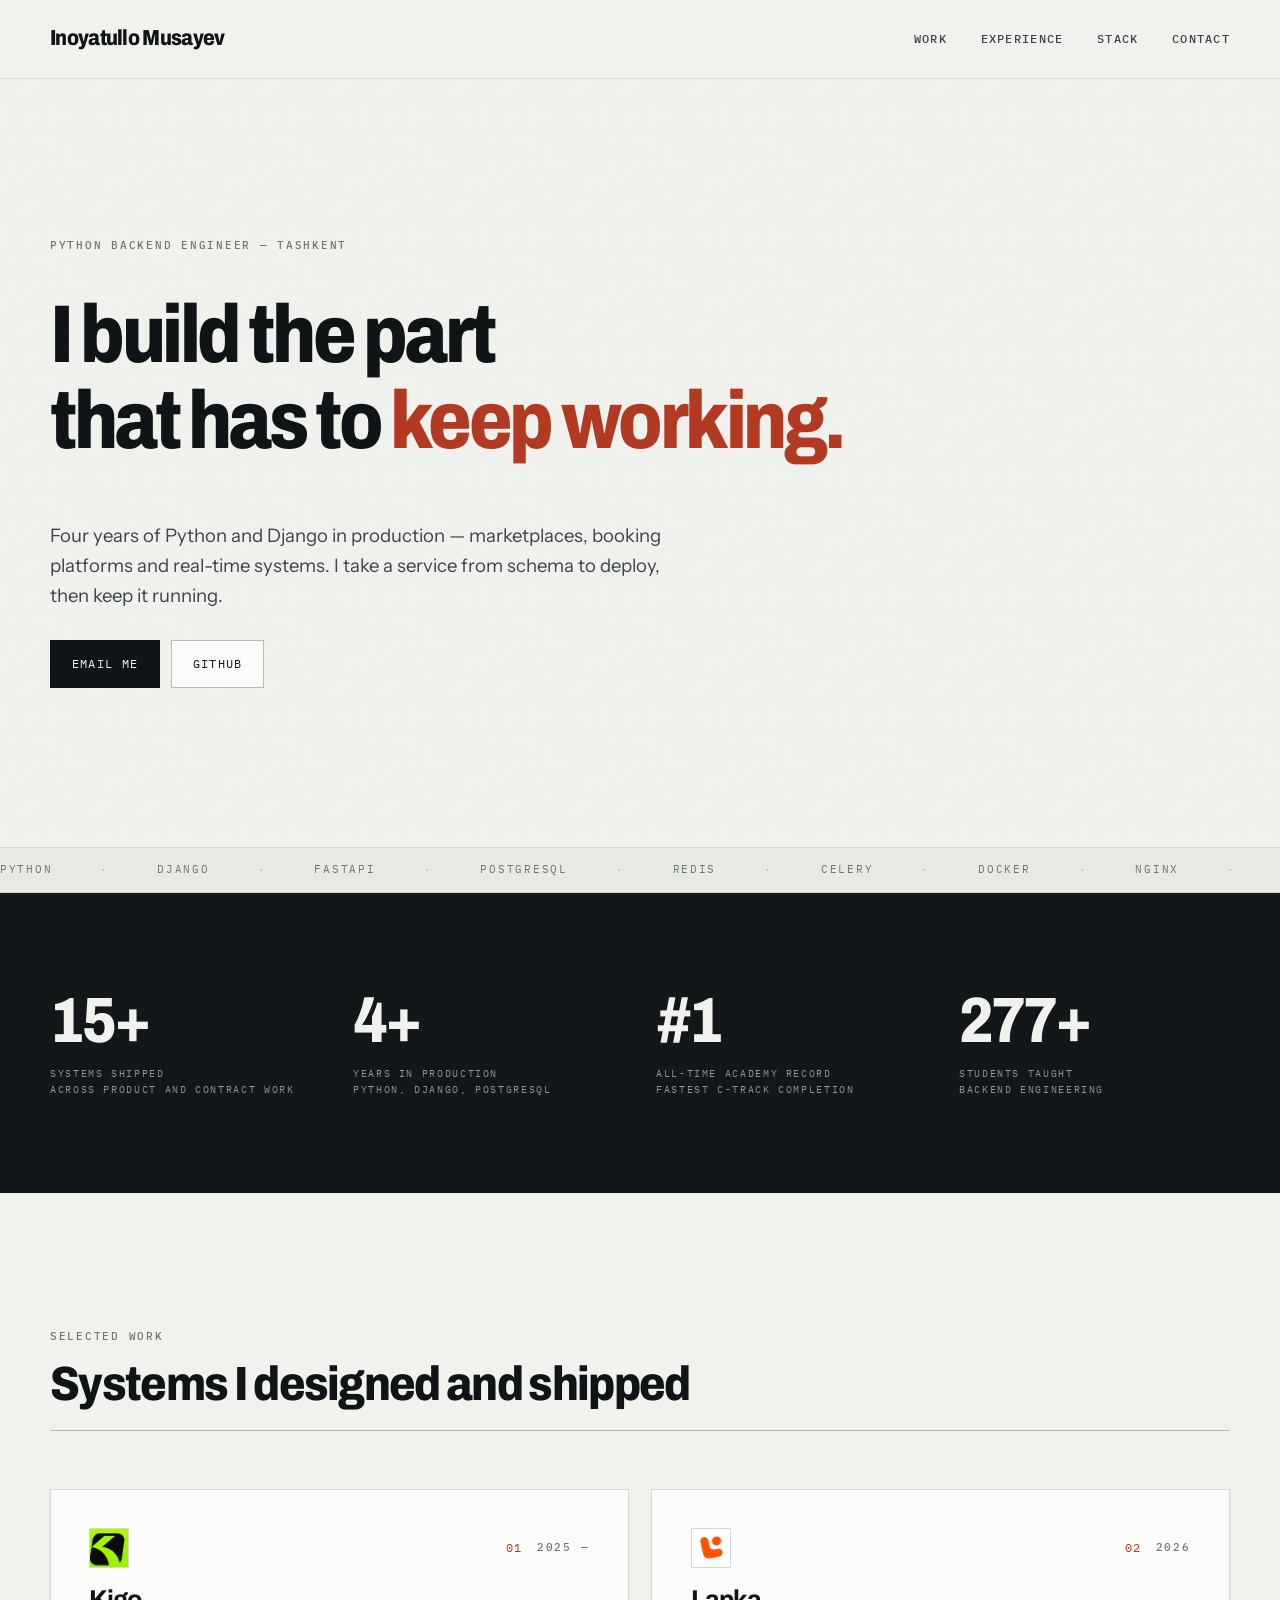
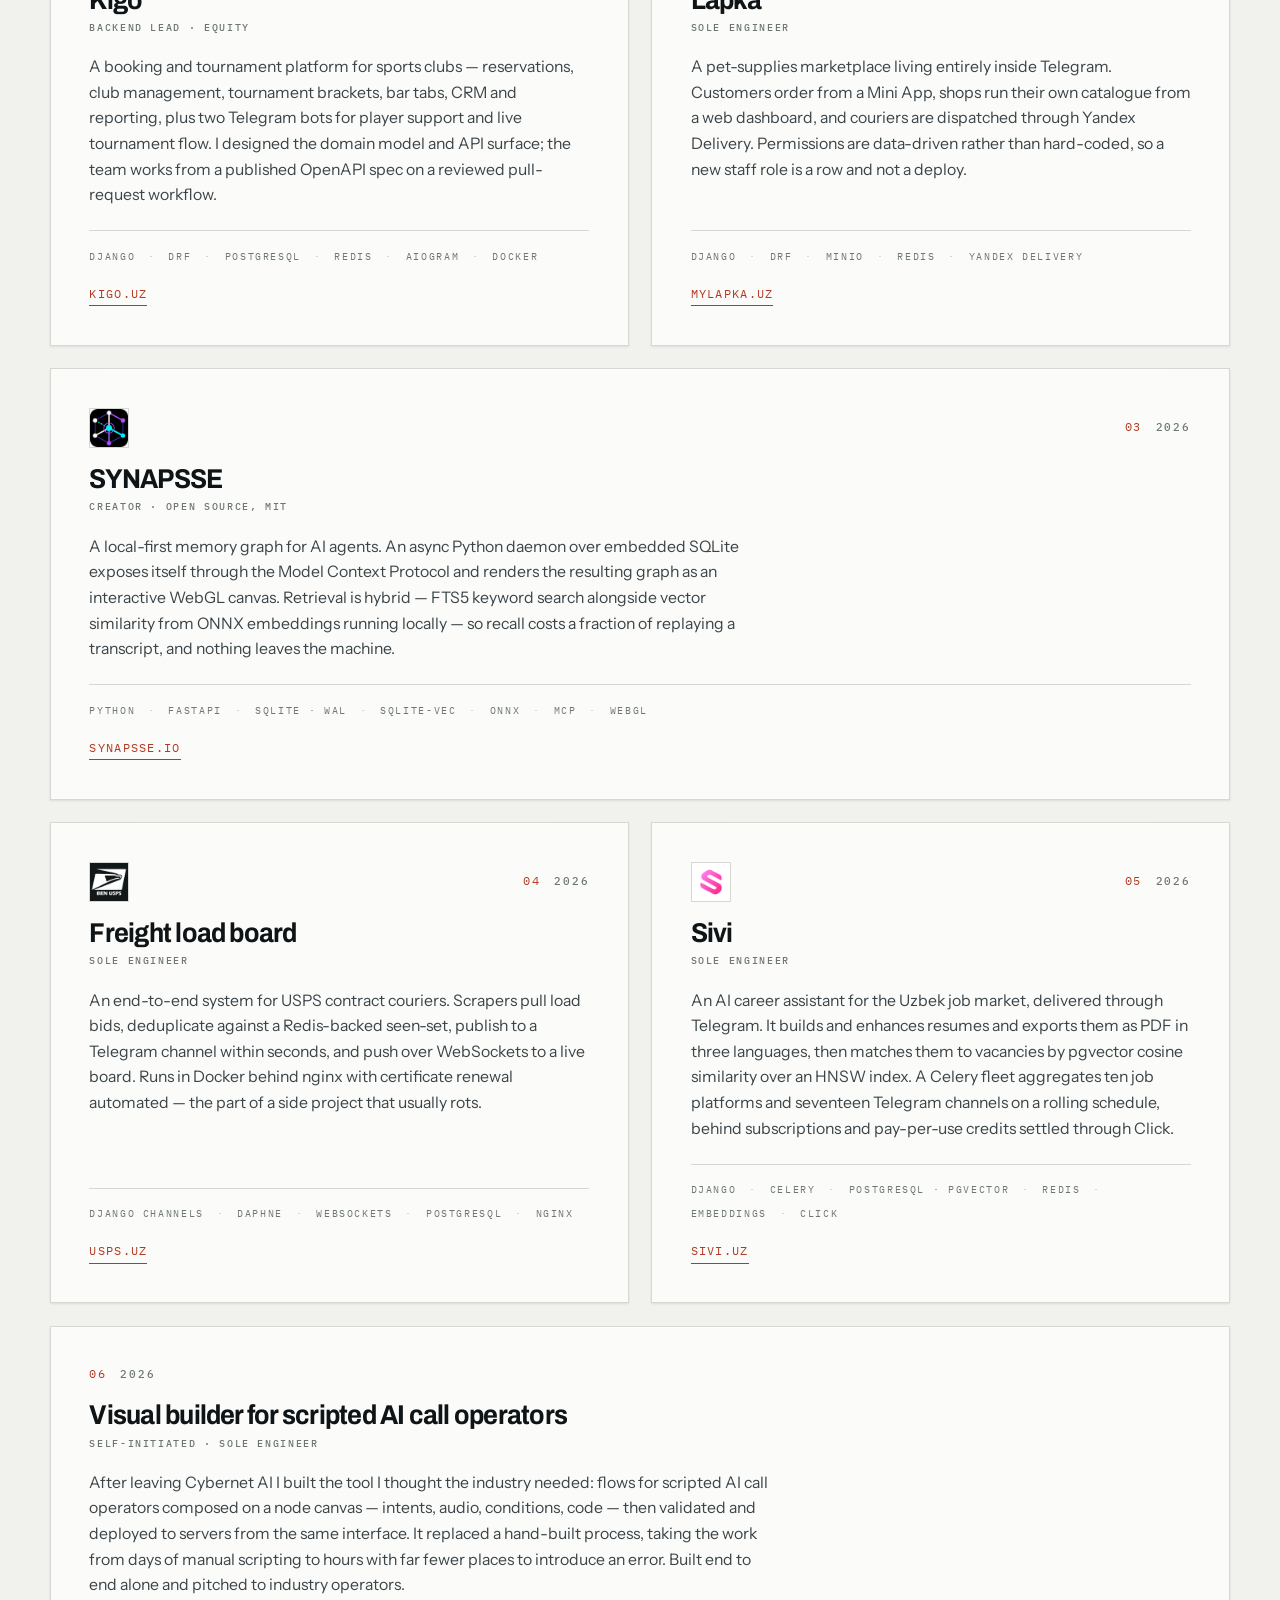
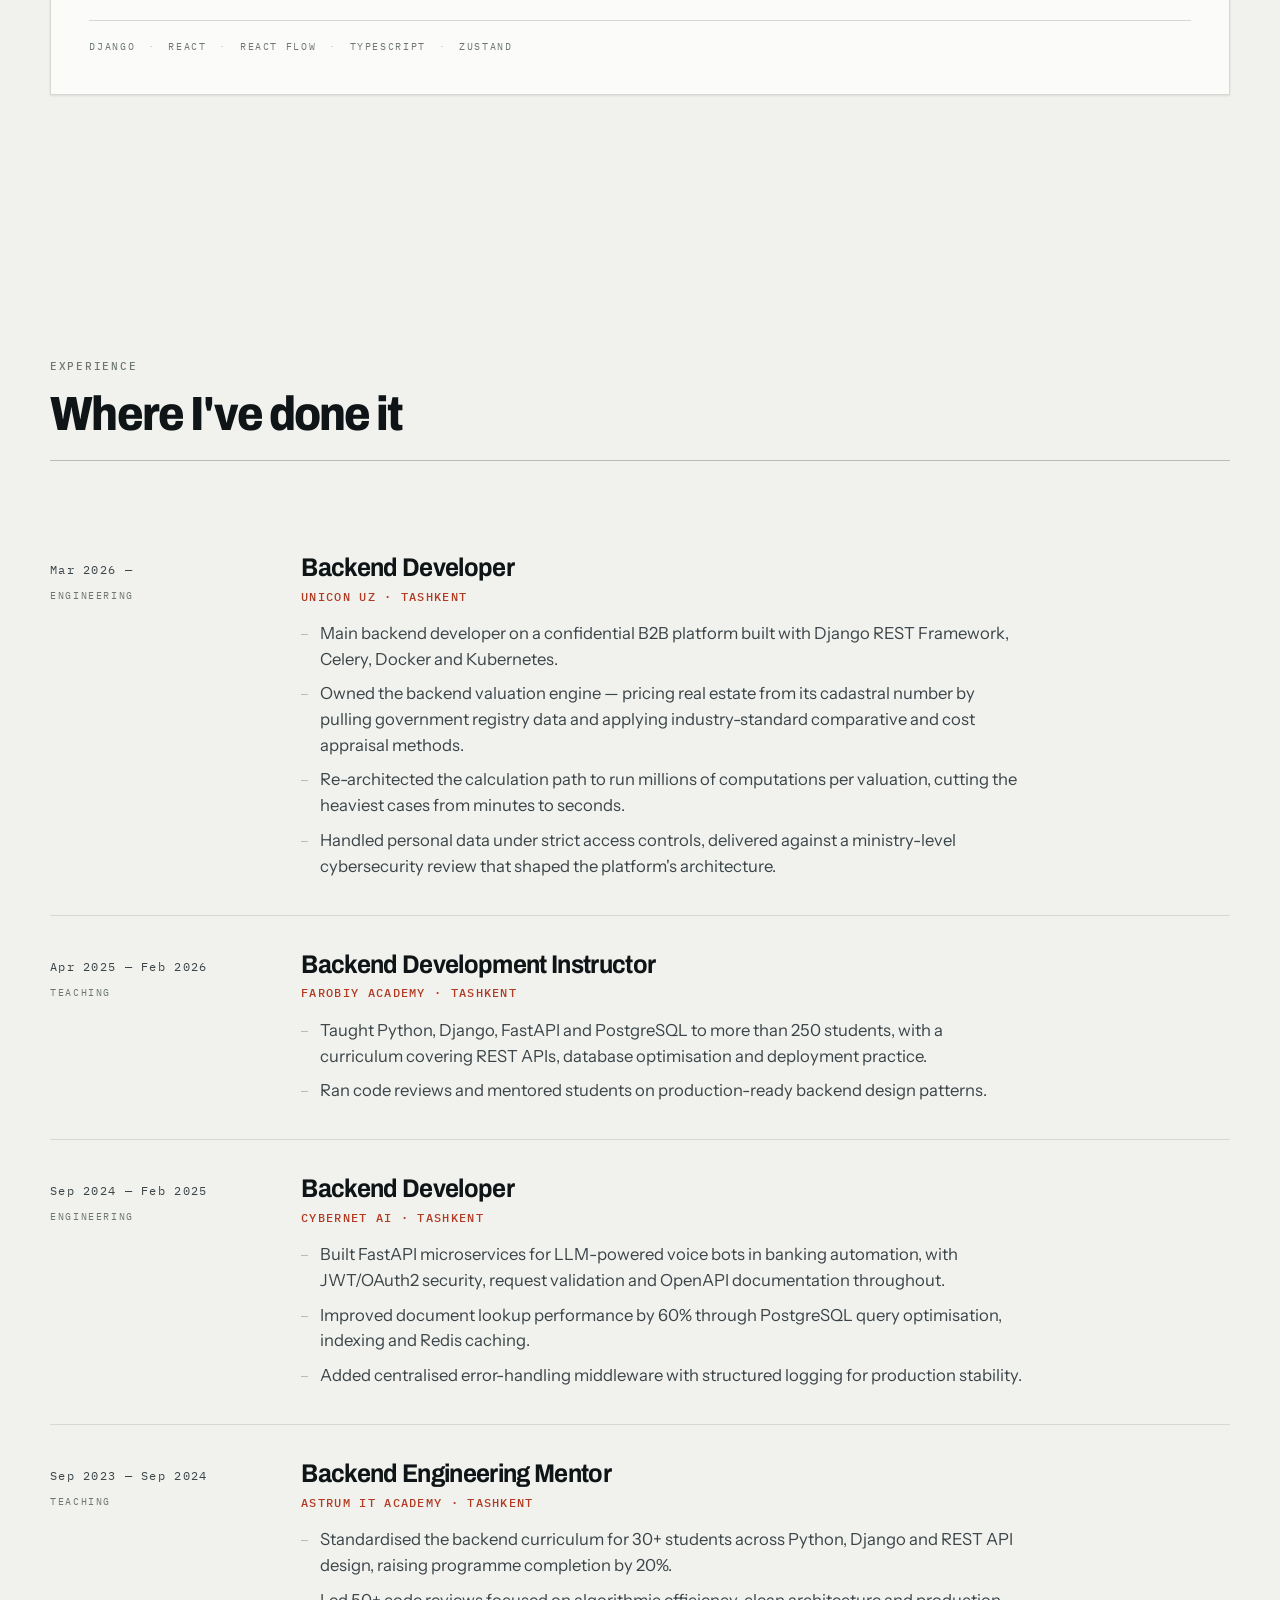
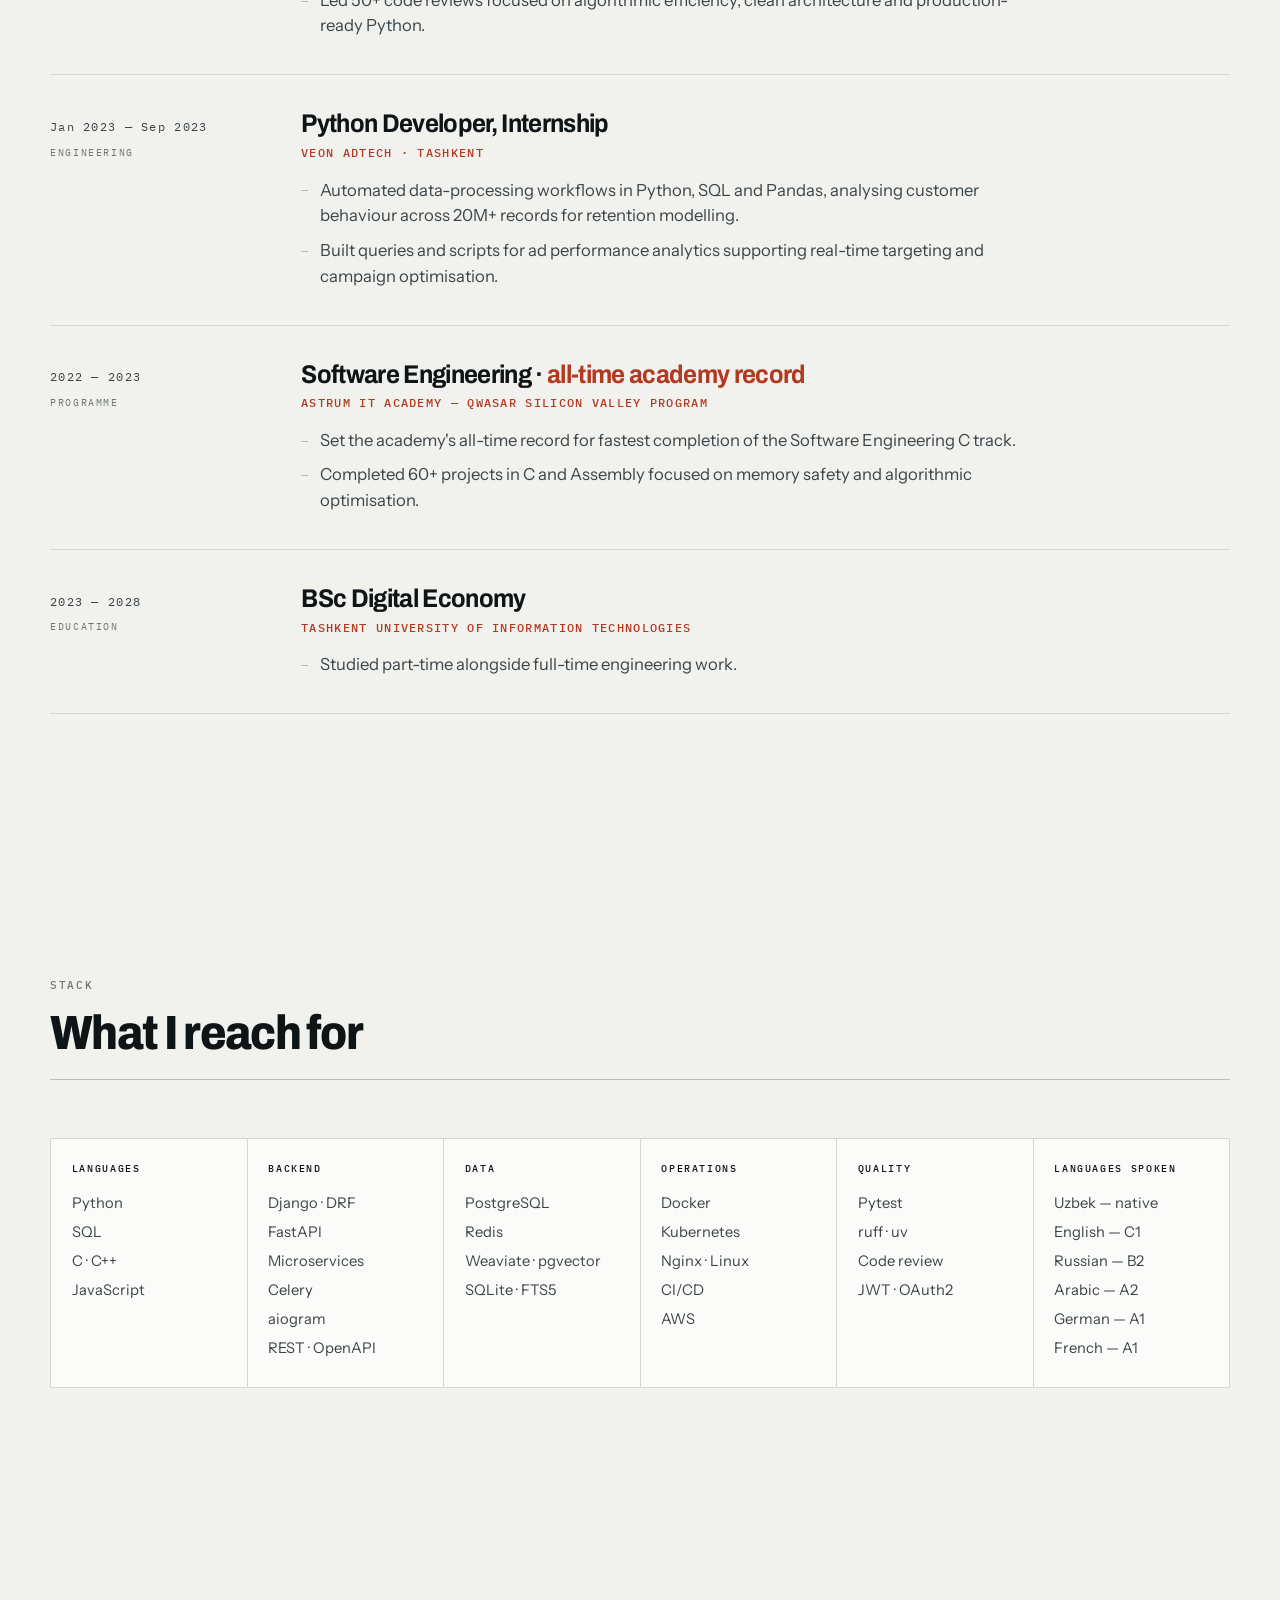
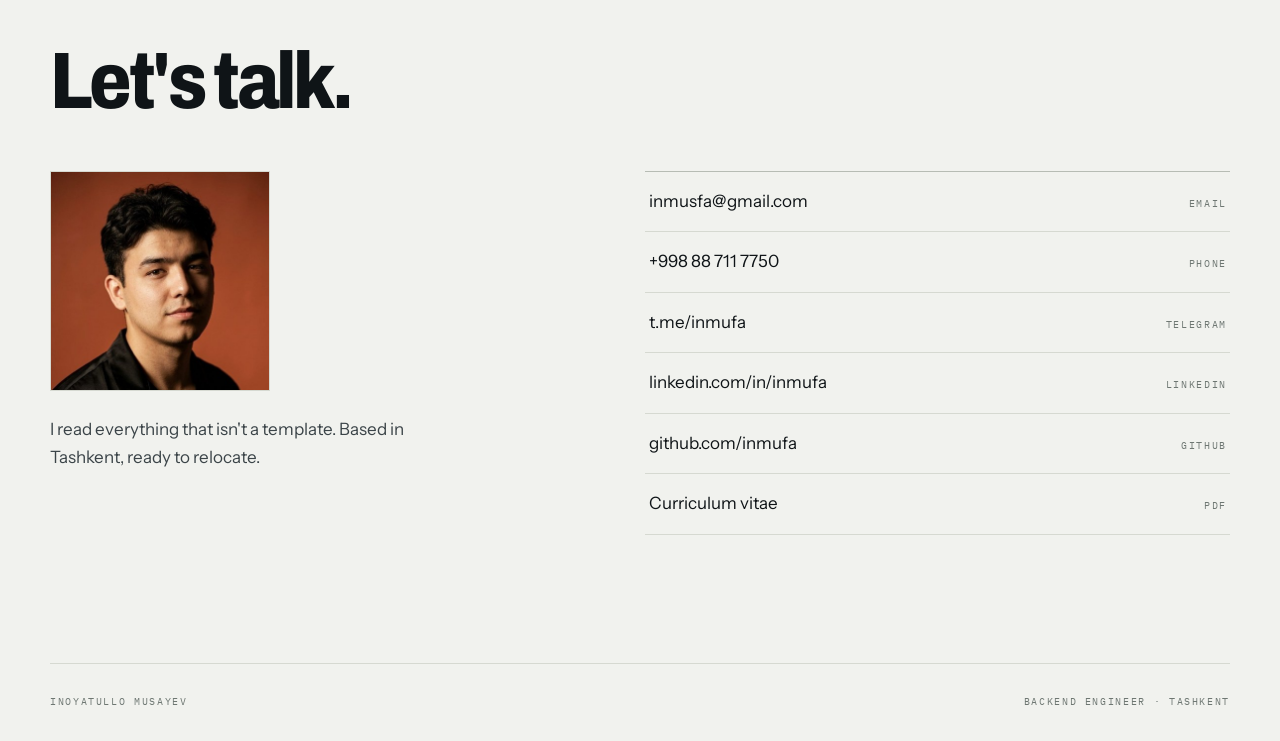
<file: index.html>
<!doctype html>
<html lang="en">
<head>
<meta charset="utf-8">
<meta name="viewport" content="width=device-width, initial-scale=1">

<title>Inoyatullo Musayev — Python backend engineer</title>
<meta name="description" content="Python backend engineer in Tashkent. Four years of Django and FastAPI in production — marketplaces, booking platforms and real-time systems, owned from schema to deploy.">
<meta name="author" content="Inoyatullo Musayev">
<link rel="canonical" href="https://inmufa.com/">

<meta property="og:type" content="profile">
<meta property="og:site_name" content="Inoyatullo Musayev">
<meta property="og:title" content="Inoyatullo Musayev — Python backend engineer">
<meta property="og:description" content="Four years of Django and FastAPI in production. Marketplaces, booking platforms and real-time systems, owned from schema to deploy.">
<meta property="og:url" content="https://inmufa.com/">
<meta property="og:image" content="https://inmufa.com/assets/og.png">
<meta property="og:image:width" content="1200">
<meta property="og:image:height" content="630">
<meta name="twitter:card" content="summary_large_image">

<link rel="icon" href="assets/favicon.svg" type="image/svg+xml">
<meta name="theme-color" content="#F1F2EE" media="(prefers-color-scheme: light)">
<meta name="theme-color" content="#0F1112" media="(prefers-color-scheme: dark)">

<link rel="preconnect" href="https://fonts.googleapis.com">
<link rel="preconnect" href="https://fonts.gstatic.com" crossorigin>
<link rel="stylesheet" href="https://fonts.googleapis.com/css2?family=Archivo:wdth,wght@75..125,400..800&family=IBM+Plex+Mono:wght@400;500&family=Instrument+Sans:wght@400;500;600&display=swap">
<link rel="stylesheet" href="styles/main.css">

<script type="application/ld+json">
{
  "@context": "https://schema.org",
  "@type": "Person",
  "name": "Inoyatullo Musayev",
  "jobTitle": "Backend Engineer",
  "email": "inmusfa@gmail.com",
  "url": "https://inmufa.com/",
  "address": { "@type": "PostalAddress", "addressLocality": "Tashkent", "addressCountry": "UZ" },
  "knowsLanguage": ["uz", "en", "ru", "ar", "de", "fr"],
  "sameAs": [
    "https://github.com/inmufa",
    "https://www.linkedin.com/in/inmufa/",
    "https://t.me/inmufa"
  ]
}
</script>
</head>

<body>
<a class="skip" href="#work">Skip to work</a>
<div class="progress" aria-hidden="true"></div>

<header class="nav">
  <div class="wrap nav__bar">
    <a class="nav__name" href="#top">Inoyatullo Musayev</a>
    <nav class="nav__links" aria-label="Sections">
      <a href="#work">Work</a>
      <a href="#experience">Experience</a>
      <a href="#stack">Stack</a>
      <a href="#contact">Contact</a>
      <a class="nav__mobile" href="mailto:inmusfa@gmail.com">Email</a>
    </nav>
  </div>
</header>

<main id="top">

  <section class="hero wrap" aria-label="Introduction">
    <p class="label hero__eyebrow">Python backend engineer — Tashkent</p>
    <h1 class="hero__title">
      <span class="mask"><span>I build the part</span></span>
      <span class="mask"><span>that has to <em>keep working.</em></span></span>
    </h1>
    <div class="hero__foot">
      <p>
        Four years of Python and Django in production — marketplaces, booking platforms
        and real-time systems. I take a service from schema to deploy, then keep it running.
      </p>
      <div class="hero__cta">
        <a class="button button--primary" href="mailto:inmusfa@gmail.com"><span>Email me</span></a>
        <a class="button" href="https://github.com/inmufa" target="_blank" rel="noopener noreferrer"><span>GitHub</span></a>
      </div>
    </div>
  </section>

  <div class="marquee" aria-hidden="true">
    <div class="marquee__track">
      <span>Python</span><span>Django</span><span>FastAPI</span><span>PostgreSQL</span><span>Redis</span><span>Celery</span><span>Docker</span><span>Nginx</span><span>Pytest</span><span>OpenAPI</span>
      <span>Python</span><span>Django</span><span>FastAPI</span><span>PostgreSQL</span><span>Redis</span><span>Celery</span><span>Docker</span><span>Nginx</span><span>Pytest</span><span>OpenAPI</span>
    </div>
  </div>

  <section class="band" aria-label="At a glance">
    <div class="wrap band__grid">
      <div class="stat">
        <b class="stat__value" data-count-to="15" data-suffix="+">15+</b>
        <span class="stat__label">Systems shipped<br>across product and contract work</span>
      </div>
      <div class="stat">
        <b class="stat__value" data-count-to="4" data-suffix="+">4+</b>
        <span class="stat__label">Years in production<br>Python, Django, PostgreSQL</span>
      </div>
      <div class="stat">
        <b class="stat__value" data-count-to="1" data-prefix="#">#1</b>
        <span class="stat__label">All-time academy record<br>fastest C-track completion</span>
      </div>
      <div class="stat">
        <b class="stat__value" data-count-to="280" data-suffix="+">280+</b>
        <span class="stat__label">Students taught<br>backend engineering</span>
      </div>
    </div>
  </section>

  <section class="section wrap" id="work" aria-labelledby="work-title">
    <header class="section__head reveal">
      <span class="label">Selected work</span>
      <h2 id="work-title">Systems I designed and shipped</h2>
      <div class="section__rule"></div>
    </header>

    <div class="cards">
      <article class="card reveal">
        <div class="card__top"><img class="card__logo" src="assets/logos/kigo.png" alt="Kigo logo" width="40" height="40" loading="lazy"><span class="card__num">01</span><span class="label">2025 —</span></div>
        <h3 class="card__title">Kigo</h3>
        <p class="card__role">Backend lead · equity</p>
        <p class="card__body">
          A booking and tournament platform for sports clubs — reservations, club management,
          tournament brackets, bar tabs, CRM and reporting, plus two Telegram bots for player
          support and live tournament flow. I designed the domain model and API surface; the
          team works from a published OpenAPI spec on a reviewed pull-request workflow.
        </p>
        <ul class="tech">
          <li>Django</li><li>DRF</li><li>PostgreSQL</li><li>Redis</li><li>aiogram</li><li>Docker</li>
        </ul>
        <a class="card__link" href="https://kigo.uz" target="_blank" rel="noopener noreferrer">kigo.uz</a>
      </article>

      <article class="card reveal">
        <div class="card__top"><img class="card__logo" src="assets/logos/lapka.png" alt="Lapka logo" width="40" height="40" loading="lazy"><span class="card__num">02</span><span class="label">2026</span></div>
        <h3 class="card__title">Lapka</h3>
        <p class="card__role">Sole engineer</p>
        <p class="card__body">
          A pet-supplies marketplace living entirely inside Telegram. Customers order from a
          Mini App, shops run their own catalogue from a web dashboard, and couriers are
          dispatched through Yandex Delivery. Permissions are data-driven rather than
          hard-coded, so a new staff role is a row and not a deploy.
        </p>
        <ul class="tech">
          <li>Django</li><li>DRF</li><li>MinIO</li><li>Redis</li><li>Yandex Delivery</li>
        </ul>
        <a class="card__link" href="https://mylapka.uz" target="_blank" rel="noopener noreferrer">mylapka.uz</a>
      </article>

      <article class="card card--wide reveal">
        <div class="card__top"><img class="card__logo" src="assets/logos/synapsse.png" alt="SYNAPSSE logo" width="40" height="40" loading="lazy"><span class="card__num">03</span><span class="label">2026</span></div>
        <h3 class="card__title">SYNAPSSE</h3>
        <p class="card__role">Creator · open source, MIT</p>
        <p class="card__body">
          A local-first memory graph for AI agents. An async Python daemon over embedded SQLite
          exposes itself through the Model Context Protocol and renders the resulting graph as
          an interactive WebGL canvas. Retrieval is hybrid — FTS5 keyword search alongside
          vector similarity from ONNX embeddings running locally — so recall costs a fraction
          of replaying a transcript, and nothing leaves the machine.
        </p>
        <ul class="tech">
          <li>Python</li><li>FastAPI</li><li>SQLite · WAL</li><li>sqlite-vec</li><li>ONNX</li><li>MCP</li><li>WebGL</li>
        </ul>
        <a class="card__link" href="https://synapsse.io" target="_blank" rel="noopener noreferrer">synapsse.io</a>
      </article>

      <article class="card reveal">
        <div class="card__top"><img class="card__logo" src="assets/logos/usps.png" alt="Ben USPS logo" width="40" height="40" loading="lazy"><span class="card__num">04</span><span class="label">2026</span></div>
        <h3 class="card__title">Freight load board</h3>
        <p class="card__role">Sole engineer</p>
        <p class="card__body">
          An end-to-end system for USPS contract couriers. Scrapers pull load bids, deduplicate
          against a Redis-backed seen-set, publish to a Telegram channel within seconds, and
          push over WebSockets to a live board. Runs in Docker behind nginx with certificate
          renewal automated — the part of a side project that usually rots.
        </p>
        <ul class="tech">
          <li>Django Channels</li><li>Daphne</li><li>WebSockets</li><li>PostgreSQL</li><li>nginx</li>
        </ul>
        <a class="card__link" href="https://usps.uz" target="_blank" rel="noopener noreferrer">usps.uz</a>
      </article>

      <article class="card reveal">
        <div class="card__top"><img class="card__logo" src="assets/logos/sivi.png" alt="Sivi logo" width="40" height="40" loading="lazy"><span class="card__num">05</span><span class="label">2026</span></div>
        <h3 class="card__title">Sivi</h3>
        <p class="card__role">Sole engineer</p>
        <p class="card__body">
          An AI career assistant for the Uzbek job market, delivered through Telegram. It builds
          and enhances resumes and exports them as PDF in three languages, then matches them to
          vacancies by pgvector cosine similarity over an HNSW index. A Celery fleet aggregates
          ten job platforms and seventeen Telegram channels on a rolling schedule, behind
          subscriptions and pay-per-use credits settled through Click.
        </p>
        <ul class="tech">
          <li>Django</li><li>Celery</li><li>PostgreSQL · pgvector</li><li>Redis</li><li>Embeddings</li><li>Click</li>
        </ul>
        <a class="card__link" href="https://sivi.uz" target="_blank" rel="noopener noreferrer">sivi.uz</a>
      </article>

      <article class="card card--wide reveal">
        <div class="card__top"><span class="card__num">06</span><span class="label">2026</span></div>
        <h3 class="card__title">Visual builder for scripted AI call operators</h3>
        <p class="card__role">Self-initiated · sole engineer</p>
        <p class="card__body">
          After leaving Cybernet AI I built the tool I thought the industry needed: flows for
          scripted AI call operators composed on a node canvas — intents, audio, conditions,
          code — then validated and deployed to servers from the same interface. It replaced a
          hand-built process, taking the work from days of manual scripting to hours with far
          fewer places to introduce an error. Built end to end alone and pitched to industry
          operators.
        </p>
        <ul class="tech">
          <li>Django</li><li>React</li><li>React Flow</li><li>TypeScript</li><li>Zustand</li>
        </ul>
      </article>
    </div>
  </section>

  <section class="section wrap" id="experience" aria-labelledby="experience-title">
    <header class="section__head reveal">
      <span class="label">Experience</span>
      <h2 id="experience-title">Where I've done it</h2>
      <div class="section__rule"></div>
    </header>

    <div class="reveal">
      <article class="role">
        <div class="role__when">Mar 2026 —<span class="role__kind">Engineering</span></div>
        <div class="role__detail">
          <h3 class="role__title">Backend Developer</h3>
          <p class="role__place">UNICON UZ · Tashkent</p>
          <ul class="role__points">
            <li>Main backend developer on a confidential B2B platform built with Django REST Framework, Celery, Docker and Kubernetes.</li>
            <li>Owned the backend valuation engine — pricing real estate from its cadastral number by pulling government registry data and applying industry-standard comparative and cost appraisal methods.</li>
            <li>Re-architected the calculation path to run millions of computations per valuation, cutting the heaviest cases from minutes to seconds.</li>
            <li>Handled personal data under strict access controls, delivered against a ministry-level cybersecurity review that shaped the platform's architecture.</li>
          </ul>
        </div>
      </article>

      <article class="role">
        <div class="role__when">Apr 2025 — Feb 2026<span class="role__kind">Teaching</span></div>
        <div class="role__detail">
          <h3 class="role__title">Backend Development Instructor</h3>
          <p class="role__place">Farobiy Academy · Tashkent</p>
          <ul class="role__points">
            <li>Taught Python, Django, FastAPI and PostgreSQL to more than 250 students, with a curriculum covering REST APIs, database optimisation and deployment practice.</li>
            <li>Ran code reviews and mentored students on production-ready backend design patterns.</li>
          </ul>
        </div>
      </article>

      <article class="role">
        <div class="role__when">Sep 2024 — Feb 2025<span class="role__kind">Engineering</span></div>
        <div class="role__detail">
          <h3 class="role__title">Backend Developer</h3>
          <p class="role__place">Cybernet AI · Tashkent</p>
          <ul class="role__points">
            <li>Built FastAPI microservices for LLM-powered voice bots in banking automation, with JWT/OAuth2 security, request validation and OpenAPI documentation throughout.</li>
            <li>Improved document lookup performance by 60% through PostgreSQL query optimisation, indexing and Redis caching.</li>
            <li>Added centralised error-handling middleware with structured logging for production stability.</li>
          </ul>
        </div>
      </article>

      <article class="role">
        <div class="role__when">Sep 2023 — Sep 2024<span class="role__kind">Teaching</span></div>
        <div class="role__detail">
          <h3 class="role__title">Backend Engineering Mentor</h3>
          <p class="role__place">Astrum IT Academy · Tashkent</p>
          <ul class="role__points">
            <li>Standardised the backend curriculum for 30+ students across Python, Django and REST API design, raising programme completion by 20%.</li>
            <li>Led 50+ code reviews focused on algorithmic efficiency, clean architecture and production-ready Python.</li>
          </ul>
        </div>
      </article>

      <article class="role">
        <div class="role__when">Jan 2023 — Sep 2023<span class="role__kind">Engineering</span></div>
        <div class="role__detail">
          <h3 class="role__title">Python Developer, Internship</h3>
          <p class="role__place">VEON AdTech · Tashkent</p>
          <ul class="role__points">
            <li>Automated data-processing workflows in Python, SQL and Pandas, analysing customer behaviour across 20M+ records for retention modelling.</li>
            <li>Built queries and scripts for ad performance analytics supporting real-time targeting and campaign optimisation.</li>
          </ul>
        </div>
      </article>

      <article class="role">
        <div class="role__when">2022 — 2023<span class="role__kind">Programme</span></div>
        <div class="role__detail">
          <h3 class="role__title">Software Engineering · <b>all-time academy record</b></h3>
          <p class="role__place">Astrum IT Academy — Qwasar Silicon Valley Program</p>
          <ul class="role__points">
            <li>Set the academy's all-time record for fastest completion of the Software Engineering C track.</li>
            <li>Completed 60+ projects in C and Assembly focused on memory safety and algorithmic optimisation.</li>
          </ul>
        </div>
      </article>

      <article class="role">
        <div class="role__when">2023 — 2028<span class="role__kind">Education</span></div>
        <div class="role__detail">
          <h3 class="role__title">BSc Digital Economy</h3>
          <p class="role__place">Tashkent University of Information Technologies</p>
          <ul class="role__points">
            <li>Studied part-time alongside full-time engineering work.</li>
          </ul>
        </div>
      </article>
    </div>
  </section>

  <section class="section wrap" id="stack" aria-labelledby="stack-title">
    <header class="section__head reveal">
      <span class="label">Stack</span>
      <h2 id="stack-title">What I reach for</h2>
      <div class="section__rule"></div>
    </header>

    <div class="stack reveal">
      <div class="stack__cell">
        <h4>Languages</h4>
        <ul><li>Python</li><li>SQL</li><li>C · C++</li><li>JavaScript</li></ul>
      </div>
      <div class="stack__cell">
        <h4>Backend</h4>
        <ul><li>Django · DRF</li><li>FastAPI</li><li>Microservices</li><li>Celery</li><li>aiogram</li><li>REST · OpenAPI</li></ul>
      </div>
      <div class="stack__cell">
        <h4>Data</h4>
        <ul><li>PostgreSQL</li><li>Redis</li><li>Weaviate · pgvector</li><li>SQLite · FTS5</li></ul>
      </div>
      <div class="stack__cell">
        <h4>Operations</h4>
        <ul><li>Docker</li><li>Kubernetes</li><li>Nginx · Linux</li><li>CI/CD</li><li>AWS</li></ul>
      </div>
      <div class="stack__cell">
        <h4>Quality</h4>
        <ul><li>Pytest</li><li>ruff · uv</li><li>Code review</li><li>JWT · OAuth2</li></ul>
      </div>
      <div class="stack__cell">
        <h4>Languages spoken</h4>
        <ul><li>Uzbek — native</li><li>English — C1</li><li>Russian — B2</li><li>Arabic — A2</li><li>German — A1</li><li>French — A1</li></ul>
      </div>
    </div>
  </section>

  <section class="section wrap contact" id="contact" aria-labelledby="contact-title">
    <div class="reveal">
      <h2 class="contact__title" id="contact-title">Let's talk.</h2>
      <div class="contact__grid">
        <div class="contact__intro">
          <img class="contact__portrait" src="assets/portrait.jpg"
               alt="Inoyatullo Musayev" width="220" height="220" loading="lazy">
          <p class="contact__note">I read everything that isn't a template. Based in Tashkent, ready to relocate.</p>
        </div>
        <ul class="links">
          <li><a href="mailto:inmusfa@gmail.com"><span>inmusfa@gmail.com</span><em>Email</em></a></li>
          <li><a href="tel:+998887117750"><span>+998 88 711 7750</span><em>Phone</em></a></li>
          <li><a href="https://t.me/inmufa" target="_blank" rel="noopener noreferrer"><span>t.me/inmufa</span><em>Telegram</em></a></li>
          <li><a href="https://www.linkedin.com/in/inmufa/" target="_blank" rel="noopener noreferrer"><span>linkedin.com/in/inmufa</span><em>LinkedIn</em></a></li>
          <li><a href="https://github.com/inmufa" target="_blank" rel="noopener noreferrer"><span>github.com/inmufa</span><em>GitHub</em></a></li>
          <li><a href="cv/" target="_blank" rel="noopener"><span>Curriculum vitae</span><em>PDF</em></a></li>
        </ul>
      </div>
    </div>
  </section>
</main>

<footer class="wrap footer">
  <span>Inoyatullo Musayev</span>
  <span>Backend engineer · Tashkent</span>
</footer>

<script src="scripts/main.js" defer></script>
</body>
</html>
</file>
<file: styles/main.css>
/* ============================================================
   Inoyatullo Musayev — portfolio
   Light-first, with a dark counterpart driven entirely by tokens.
   ============================================================ */

/* --- tokens -------------------------------------------------- */
:root {
  --paper: #F1F2EE;
  --panel: #FBFCFA;
  --sunken: #E7E9E3;

  --ink: #0F1417;
  --ink-2: #3B4448;
  --muted: #6E7772;

  --line: #D6D9D1;
  --line-strong: #B7BCB4;

  --accent: #B23A22;
  --accent-wash: rgb(178 58 34 / 9%);

  --rim: rgb(255 255 255 / 95%);
  --shadow: rgb(15 20 23 / 9%);

  --band: #12171A;
  --band-ink: #F1F2EE;
  --band-muted: #8C9691;
  --specular: rgb(255 255 255 / 10%);

  --display: "Archivo", "Helvetica Neue", Arial, sans-serif;
  --body: "Instrument Sans", "Helvetica Neue", Arial, sans-serif;
  --mono: "IBM Plex Mono", ui-monospace, "SF Mono", Menlo, monospace;

  --page: 1180px;
  --gutter: clamp(1.25rem, 5vw, 3rem);
  --nav-height: 78px;

  --ease: cubic-bezier(0.22, 1, 0.36, 1);
  --ease-out: cubic-bezier(0.16, 1, 0.3, 1);
}

/* The dark palette applies on an explicit choice, or on system dark
   unless the viewer has explicitly asked for light. */
:root:not([data-theme="light"]) {
  @media (prefers-color-scheme: dark) {
    --paper: #0F1112;
    --panel: #171A1B;
    --sunken: #1C201F;

    --ink: #E9EBE7;
    --ink-2: #C0C5C0;
    --muted: #8B928D;

    --line: #282D2D;
    --line-strong: #3D4342;

    --accent: #E4704F;
    --accent-wash: rgb(228 112 79 / 13%);

    --rim: rgb(255 255 255 / 7%);
    --shadow: rgb(0 0 0 / 50%);

    --band: #E7E9E3;
    --band-ink: #0F1417;
    --band-muted: #5D6662;
    --specular: rgb(15 20 23 / 7%);
  }
}

:root[data-theme="dark"] {
  --paper: #0F1112;
  --panel: #171A1B;
  --sunken: #1C201F;

  --ink: #E9EBE7;
  --ink-2: #C0C5C0;
  --muted: #8B928D;

  --line: #282D2D;
  --line-strong: #3D4342;

  --accent: #E4704F;
  --accent-wash: rgb(228 112 79 / 13%);

  --rim: rgb(255 255 255 / 7%);
  --shadow: rgb(0 0 0 / 50%);

  --band: #E7E9E3;
  --band-ink: #0F1417;
  --band-muted: #5D6662;
  --specular: rgb(15 20 23 / 7%);
}

/* --- base ---------------------------------------------------- */
*,
*::before,
*::after { box-sizing: border-box; }

html {
  scroll-behavior: smooth;
  -webkit-text-size-adjust: 100%;
}

body {
  margin: 0;
  background: var(--paper);
  color: var(--ink);
  font-family: var(--body);
  font-size: 17px;
  line-height: 1.62;
  overflow-x: hidden;
  -webkit-font-smoothing: antialiased;
}

/* A grain plate so the flat ground reads as a surface. */
body::after {
  content: "";
  position: fixed;
  inset: 0;
  z-index: 0;
  opacity: 0.45;
  pointer-events: none;
  background-image: url("data:image/svg+xml,%3Csvg xmlns='http://www.w3.org/2000/svg' width='120' height='120'%3E%3Cfilter id='g'%3E%3CfeTurbulence type='fractalNoise' baseFrequency='.9' numOctaves='4'/%3E%3C/filter%3E%3Crect width='120' height='120' filter='url(%23g)' opacity='.045'/%3E%3C/svg%3E");
}

.nav,
main,
.footer { position: relative; z-index: 1; }

p, h1, h2, h3, h4 { margin: 0; }
ul { margin: 0; padding: 0; list-style: none; }
a { color: inherit; }

:focus-visible {
  outline: 2px solid var(--accent);
  outline-offset: 3px;
}

/* --- utilities ----------------------------------------------- */
.wrap {
  width: min(var(--page), 100% - var(--gutter) * 2);
  margin-inline: auto;
}

.label {
  font-family: var(--mono);
  font-size: 0.68rem;
  font-weight: 500;
  letter-spacing: 0.16em;
  text-transform: uppercase;
  color: var(--muted);
}

.skip {
  position: absolute;
  top: 0;
  left: -9999px;
  z-index: 100;
  padding: 0.7rem 1.1rem;
  background: var(--ink);
  color: var(--paper);
  font-family: var(--mono);
  font-size: 0.73rem;
  letter-spacing: 0.11em;
  text-transform: uppercase;
}
.skip:focus { left: 0.75rem; top: 0.75rem; }

.progress {
  position: fixed;
  inset: 0 auto auto 0;
  z-index: 99;
  width: 0;
  height: 2px;
  background: var(--accent);
  transition: width 0.1s linear;
}

/* --- navigation ---------------------------------------------- */
.nav {
  position: sticky;
  top: 0;
  z-index: 60;
  background: color-mix(in srgb, var(--paper) 84%, transparent);
  backdrop-filter: blur(14px) saturate(1.3);
  border-bottom: 1px solid var(--line);
}

.nav__bar {
  display: flex;
  align-items: center;
  justify-content: space-between;
  gap: 2rem;
  height: var(--nav-height);
}

.nav__name {
  font-family: var(--display);
  font-size: clamp(1.15rem, 1.7vw, 1.46rem);
  font-weight: 800;
  font-stretch: 86%;
  letter-spacing: -0.032em;
  text-decoration: none;
  white-space: nowrap;
}

.nav__links { display: flex; gap: 2.1rem; }

.nav__links a {
  position: relative;
  padding-block: 0.5rem;
  font-family: var(--mono);
  font-size: 0.73rem;
  font-weight: 500;
  letter-spacing: 0.11em;
  text-transform: uppercase;
  text-decoration: none;
  color: var(--ink-2);
  transition: color 0.3s var(--ease);
}

.nav__links a::after {
  content: "";
  position: absolute;
  inset: auto 0 0.2rem 0;
  height: 1px;
  background: var(--accent);
  transform: scaleX(0);
  transform-origin: right;
  transition: transform 0.45s var(--ease);
}

.nav__links a:hover { color: var(--ink); }
.nav__links a:hover::after,
.nav__links a.is-current::after {
  transform: scaleX(1);
  transform-origin: left;
}
.nav__links a.is-current { color: var(--accent); }

.nav__mobile { display: none; }

/* --- hero ----------------------------------------------------- */
/* Sized so the marquee below always peeks into the first screen. */
.hero {
  position: relative;
  display: flex;
  flex-direction: column;
  justify-content: center;
  min-height: calc(100svh - var(--nav-height) - 3.4rem);
  padding-block: clamp(3rem, 7vh, 5rem);
}

.hero__eyebrow {
  margin-bottom: clamp(1.6rem, 4vw, 2.6rem);
  opacity: 0;
  animation: fade-in 0.8s var(--ease) 0.1s forwards;
}

.hero__title {
  max-width: 24ch;
  font-family: var(--display);
  font-size: clamp(2.3rem, 6.4vw, 5.4rem);
  font-weight: 800;
  font-stretch: 84%;
  line-height: 0.96;
  letter-spacing: -0.042em;
}

.hero__title em {
  font-style: normal;
  color: var(--accent);
}

.mask {
  display: block;
  overflow: hidden;
  padding-bottom: 0.08em;
}

.mask > span {
  display: block;
  transform: translateY(110%);
  animation: rise 1.1s var(--ease-out) forwards;
}
.mask:nth-child(2) > span { animation-delay: 0.1s; }

.hero__foot {
  display: flex;
  flex-direction: column;
  align-items: flex-start;
  gap: 1.8rem;
  max-width: 56ch;
  margin-top: clamp(2.2rem, 5vw, 3.4rem);
  opacity: 0;
  animation: fade-up 1s var(--ease-out) 0.5s forwards;
}

.hero__foot p {
  max-width: 52ch;
  color: var(--ink-2);
  font-size: clamp(1rem, 1.5vw, 1.16rem);
  text-wrap: pretty;
}

.hero__cta { display: flex; flex-wrap: wrap; gap: 0.7rem; }

/* --- buttons --------------------------------------------------- */
.button {
  position: relative;
  display: inline-flex;
  align-items: center;
  gap: 0.5rem;
  padding: 0.85rem 1.3rem;
  overflow: hidden;
  border: 1px solid var(--line-strong);
  background: var(--panel);
  font-family: var(--mono);
  font-size: 0.73rem;
  letter-spacing: 0.11em;
  text-transform: uppercase;
  text-decoration: none;
  transition: color 0.4s var(--ease), border-color 0.4s var(--ease);
}

.button span { position: relative; z-index: 1; }

.button::before {
  content: "";
  position: absolute;
  inset: 0;
  background: var(--ink);
  transform: translateY(101%);
  transition: transform 0.45s var(--ease-out);
}

.button:hover {
  color: var(--paper);
  border-color: var(--ink);
}
.button:hover::before { transform: none; }

.button--primary {
  background: var(--ink);
  color: var(--paper);
  border-color: var(--ink);
}
.button--primary::before { background: var(--accent); }
.button--primary:hover { border-color: var(--accent); }

/* --- marquee --------------------------------------------------- */
.marquee {
  overflow: hidden;
  padding-block: 0.85rem;
  background: var(--sunken);
  border-block: 1px solid var(--line);
}

.marquee__track {
  display: flex;
  gap: 3rem;
  width: max-content;
  animation: slide 42s linear infinite;
}

.marquee:hover .marquee__track { animation-play-state: paused; }

.marquee__track span {
  font-family: var(--mono);
  font-size: 0.68rem;
  letter-spacing: 0.16em;
  text-transform: uppercase;
  color: var(--muted);
  white-space: nowrap;
}

.marquee__track span::after {
  content: "·";
  margin-left: 3rem;
  color: var(--line-strong);
}

/* --- numbers band ---------------------------------------------- */
.band {
  position: relative;
  overflow: hidden;
  background: var(--band);
  color: var(--band-ink);
  padding: 0;
}

/* A light source that follows the pointer, positioned from JS. */
.band::before {
  content: "";
  position: absolute;
  top: var(--pointer-y, 50%);
  left: var(--pointer-x, 50%);
  width: 600px;
  height: 600px;
  border-radius: 50%;
  transform: translate(-50%, -50%);
  background: radial-gradient(circle, var(--specular), transparent 62%);
  opacity: 0;
  pointer-events: none;
  transition: opacity 0.6s var(--ease);
}
.band:hover::before { opacity: 1; }

.band__grid {
  position: relative;
  display: grid;
  grid-template-columns: repeat(2, 1fr);
  gap: 2.5rem 1.5rem;
  padding-block: clamp(3.5rem, 8vw, 6rem);
}

.stat__value {
  display: block;
  font-family: var(--display);
  font-size: clamp(2.4rem, 5.5vw, 4rem);
  font-weight: 800;
  font-stretch: 84%;
  line-height: 1;
  letter-spacing: -0.045em;
  font-variant-numeric: tabular-nums;
}

.stat__label {
  display: block;
  margin-top: 0.8rem;
  font-family: var(--mono);
  font-size: 0.64rem;
  letter-spacing: 0.16em;
  text-transform: uppercase;
  line-height: 1.5;
  color: var(--band-muted);
}

/* --- section furniture ------------------------------------------ */
.section { padding-block: clamp(4.5rem, 10vw, 8rem); }

.section__head { margin-bottom: clamp(2.2rem, 5vw, 3.6rem); }

.section__head h2 {
  margin-top: 0.7rem;
  font-family: var(--display);
  font-size: clamp(1.8rem, 4vw, 3rem);
  font-weight: 800;
  font-stretch: 88%;
  line-height: 1;
  letter-spacing: -0.035em;
}

.section__rule {
  height: 1px;
  margin-top: 1.4rem;
  background: var(--line-strong);
  transform: scaleX(0);
  transform-origin: left;
  transition: transform 1.1s var(--ease-out);
}
.section__head.is-visible .section__rule { transform: none; }

/* --- work cards -------------------------------------------------- */
.cards {
  display: grid;
  grid-template-columns: 1fr;
  gap: clamp(1rem, 2vw, 1.4rem);
}

.card {
  position: relative;
  isolation: isolate;
  display: flex;
  flex-direction: column;
  padding: clamp(1.6rem, 3.2vw, 2.4rem);
  background: var(--panel);
  border: 1px solid var(--line);
  box-shadow: 0 1px 2px var(--shadow);
  transition:
    transform 0.55s var(--ease-out),
    box-shadow 0.55s var(--ease-out),
    border-color 0.55s var(--ease);
}

/* Rim light along the top edge. */
.card::before {
  content: "";
  position: absolute;
  inset: 0 0 auto 0;
  height: 1px;
  background: linear-gradient(90deg, transparent, var(--rim) 20%, var(--rim) 80%, transparent);
  opacity: 0.5;
  transition: opacity 0.55s var(--ease);
}
.card:hover::before { opacity: 1; }

/* Only cards that link anywhere behave like something you can click. */
.card:has(.card__link) { cursor: pointer; }
.card:has(.card__link):hover {
  transform: translateY(-4px);
  box-shadow: 0 18px 44px -18px var(--shadow);
  border-color: var(--line-strong);
}
.card:has(.card__link):hover .card__link { color: var(--accent); }

.card__top {
  display: flex;
  align-items: center;
  gap: 0.9rem;
  margin-bottom: 1.1rem;
}

.card__logo {
  width: 40px;
  height: 40px;
  margin-right: auto;
  border: 1px solid var(--line);
  object-fit: cover;
}

.card__num {
  font-family: var(--mono);
  font-size: 0.73rem;
  letter-spacing: 0.11em;
  color: var(--accent);
}

.card__title {
  margin-bottom: 0.3rem;
  font-family: var(--display);
  font-size: clamp(1.3rem, 2.2vw, 1.7rem);
  font-weight: 700;
  font-stretch: 92%;
  line-height: 1.08;
  letter-spacing: -0.028em;
}

.card__role {
  margin-bottom: 1.1rem;
  font-family: var(--mono);
  font-size: 0.64rem;
  font-weight: 500;
  letter-spacing: 0.16em;
  text-transform: uppercase;
  color: var(--muted);
}

.card__body {
  flex: 1;
  max-width: 62ch;
  font-size: 0.99rem;
  color: var(--ink-2);
}

.tech {
  display: flex;
  flex-wrap: wrap;
  gap: 0.45rem 0.8rem;
  margin-top: 1.4rem;
  padding-top: 1.1rem;
  border-top: 1px solid var(--line);
  font-family: var(--mono);
  font-size: 0.64rem;
  letter-spacing: 0.16em;
  text-transform: uppercase;
  color: var(--muted);
}

.tech li:not(:last-child)::after {
  content: "·";
  margin-left: 0.8rem;
  color: var(--line-strong);
}

.card__link {
  align-self: flex-start;
  margin-top: 1.2rem;
  padding-bottom: 0.12rem;
  border-bottom: 1px solid currentColor;
  font-family: var(--mono);
  font-size: 0.73rem;
  letter-spacing: 0.11em;
  text-transform: uppercase;
  text-decoration: none;
  color: var(--accent);
}

/* Stretches the link's hit area over the whole card. */
.card__link::after {
  content: "";
  position: absolute;
  inset: 0;
  z-index: 2;
}

/* --- experience --------------------------------------------------- */
.role {
  display: grid;
  grid-template-columns: 1fr;
  gap: 0.5rem;
  padding-block: 2.2rem;
  border-bottom: 1px solid var(--line);
}

.role__when {
  padding-top: 0.45rem;
  font-family: var(--mono);
  font-size: 0.73rem;
  letter-spacing: 0.11em;
  color: var(--ink-2);
  white-space: nowrap;
  font-variant-numeric: tabular-nums;
}

.role__kind {
  display: block;
  margin-top: 0.5rem;
  font-size: 0.64rem;
  letter-spacing: 0.16em;
  text-transform: uppercase;
  color: var(--muted);
}

.role__title {
  margin-bottom: 0.25rem;
  font-family: var(--display);
  font-size: clamp(1.3rem, 2vw, 1.6rem);
  font-weight: 700;
  font-stretch: 92%;
  line-height: 1.12;
  letter-spacing: -0.026em;
}
.role__title b { color: var(--accent); }

.role__place {
  display: block;
  margin-bottom: 0.95rem;
  font-family: var(--mono);
  font-size: 0.74rem;
  font-weight: 500;
  letter-spacing: 0.11em;
  text-transform: uppercase;
  color: var(--accent);
}

.role__points { display: flex; flex-direction: column; gap: 0.55rem; }

.role__points li {
  position: relative;
  max-width: 66ch;
  padding-left: 1.15rem;
  font-size: 1.04rem;
  line-height: 1.55;
  color: var(--ink-2);
}

.role__points li::before {
  content: "";
  position: absolute;
  top: 0.78em;
  left: 0;
  width: 7px;
  height: 1px;
  background: var(--line-strong);
}

/* --- stack -------------------------------------------------------- */
.stack {
  display: grid;
  grid-template-columns: repeat(auto-fit, minmax(190px, 1fr));
  gap: 1px;
  background: var(--line);
  border: 1px solid var(--line);
}

.stack__cell {
  padding: 1.4rem 1.3rem 1.6rem;
  background: var(--panel);
}

.stack__cell h4 {
  margin-bottom: 0.9rem;
  font-family: var(--mono);
  font-size: 0.64rem;
  font-weight: 500;
  letter-spacing: 0.16em;
  text-transform: uppercase;
  color: var(--ink);
}

.stack__cell ul { display: flex; flex-direction: column; gap: 0.32rem; }
.stack__cell li { font-size: 0.92rem; color: var(--ink-2); }

/* --- contact ------------------------------------------------------ */
.contact__title {
  font-family: var(--display);
  font-size: clamp(2.2rem, 7vw, 5rem);
  font-weight: 800;
  font-stretch: 84%;
  line-height: 0.95;
  letter-spacing: -0.045em;
}

.contact__grid {
  display: grid;
  grid-template-columns: 1fr;
  gap: 2.5rem;
  margin-top: clamp(2rem, 5vw, 3.2rem);
}

.contact__intro {
  display: flex;
  flex-direction: column;
  align-items: flex-start;
  gap: 1.6rem;
}

.contact__portrait {
  width: 220px;
  height: 220px;
  object-fit: cover;
  border: 1px solid var(--line);
}

.contact__note {
  max-width: 38ch;
  color: var(--ink-2);
}

.links { border-top: 1px solid var(--line-strong); }

.links a {
  display: flex;
  align-items: baseline;
  justify-content: space-between;
  gap: 1.5rem;
  padding: 1rem 0.2rem;
  border-bottom: 1px solid var(--line);
  text-decoration: none;
  transition:
    padding-left 0.4s var(--ease),
    color 0.4s var(--ease),
    background 0.4s var(--ease);
}

.links em {
  font-style: normal;
  font-family: var(--mono);
  font-size: 0.64rem;
  letter-spacing: 0.16em;
  text-transform: uppercase;
  color: var(--muted);
}

.links a:hover {
  padding-left: 0.85rem;
  color: var(--accent);
  background: var(--accent-wash);
}
.links a:hover em { color: var(--accent); }

/* --- footer -------------------------------------------------------- */
.footer {
  display: flex;
  flex-wrap: wrap;
  justify-content: space-between;
  gap: 1rem;
  padding-block: 1.9rem;
  border-top: 1px solid var(--line);
  font-family: var(--mono);
  font-size: 0.64rem;
  letter-spacing: 0.16em;
  text-transform: uppercase;
  color: var(--muted);
}

/* --- motion --------------------------------------------------------- */
@keyframes rise { to { transform: none; } }
@keyframes fade-in { to { opacity: 1; } }
@keyframes fade-up {
  from { opacity: 0; transform: translateY(18px); }
  to { opacity: 1; transform: none; }
}
@keyframes slide { to { transform: translateX(-50%); } }

.reveal {
  opacity: 0;
  transform: translateY(22px);
  transition:
    opacity 0.85s var(--ease-out),
    transform 0.85s var(--ease-out);
}
.reveal.is-visible { opacity: 1; transform: none; }

/* --- layout breakpoints ---------------------------------------------- */
@media (min-width: 800px) {
  .role {
    grid-template-columns: 12.5rem 1fr;
    gap: clamp(1.5rem, 4vw, 3.5rem);
  }
}

@media (min-width: 860px) {
  .band__grid { grid-template-columns: repeat(4, 1fr); gap: 2rem; }
  .contact__grid {
    grid-template-columns: 1fr 1.1fr;
    gap: 4rem;
    align-items: start;
  }
}

@media (min-width: 900px) {
  .cards { grid-template-columns: repeat(2, 1fr); }
  .card--wide { grid-column: 1 / -1; }
}

@media (max-width: 820px) {
  .nav__links a { display: none; }
  .nav__links a[href="#contact"],
  .nav__links a.nav__mobile { display: block; }
  .nav__links a.nav__mobile { color: var(--ink); }
  .nav__links { gap: 1.3rem; }
  .nav__bar { height: 64px; }
  .hero { min-height: auto; padding-block: 3.5rem 3rem; }
}

/* Phones scroll the whole page in one column, so tighten the rhythm. */
@media (max-width: 640px) {
  .section { padding-block: 3.2rem; }
  .section__head { margin-bottom: 1.8rem; }
  .band__grid { padding-block: 2.6rem; gap: 1.8rem 1.2rem; }
  .cards { gap: 0.8rem; }
  .card { padding: 1.35rem; }
  .role { padding-block: 1.5rem; }
  .contact__grid { gap: 1.8rem; margin-top: 1.8rem; }
  .contact__portrait { width: 150px; height: 150px; }
  .marquee { padding-block: 0.7rem; }
}

/* Body copy steps down on phones; headings keep their clamps. */
@media (max-width: 640px) {
  body { font-size: 15.5px; }
  .hero__foot p { font-size: 1rem; line-height: 1.55; }
  .card__body { font-size: 0.93rem; }
  .card__title { font-size: 1.24rem; }
  .role__points li { font-size: 0.94rem; line-height: 1.5; }
  .role__title { font-size: 1.18rem; }
  .stack__cell li { font-size: 0.88rem; }
  .links a { font-size: 0.92rem; }
  .contact__note { font-size: 1rem; }
  .stat__label { font-size: 0.6rem; letter-spacing: 0.14em; }
  .tech { font-size: 0.6rem; }
}

@media (prefers-reduced-motion: reduce) {
  html { scroll-behavior: auto; }
  .reveal,
  .section__rule { opacity: 1; transform: none; transition: none; }
  .mask > span,
  .hero__eyebrow,
  .hero__foot { animation: none; opacity: 1; transform: none; }
  .marquee__track { animation: none; }
}
</file>
